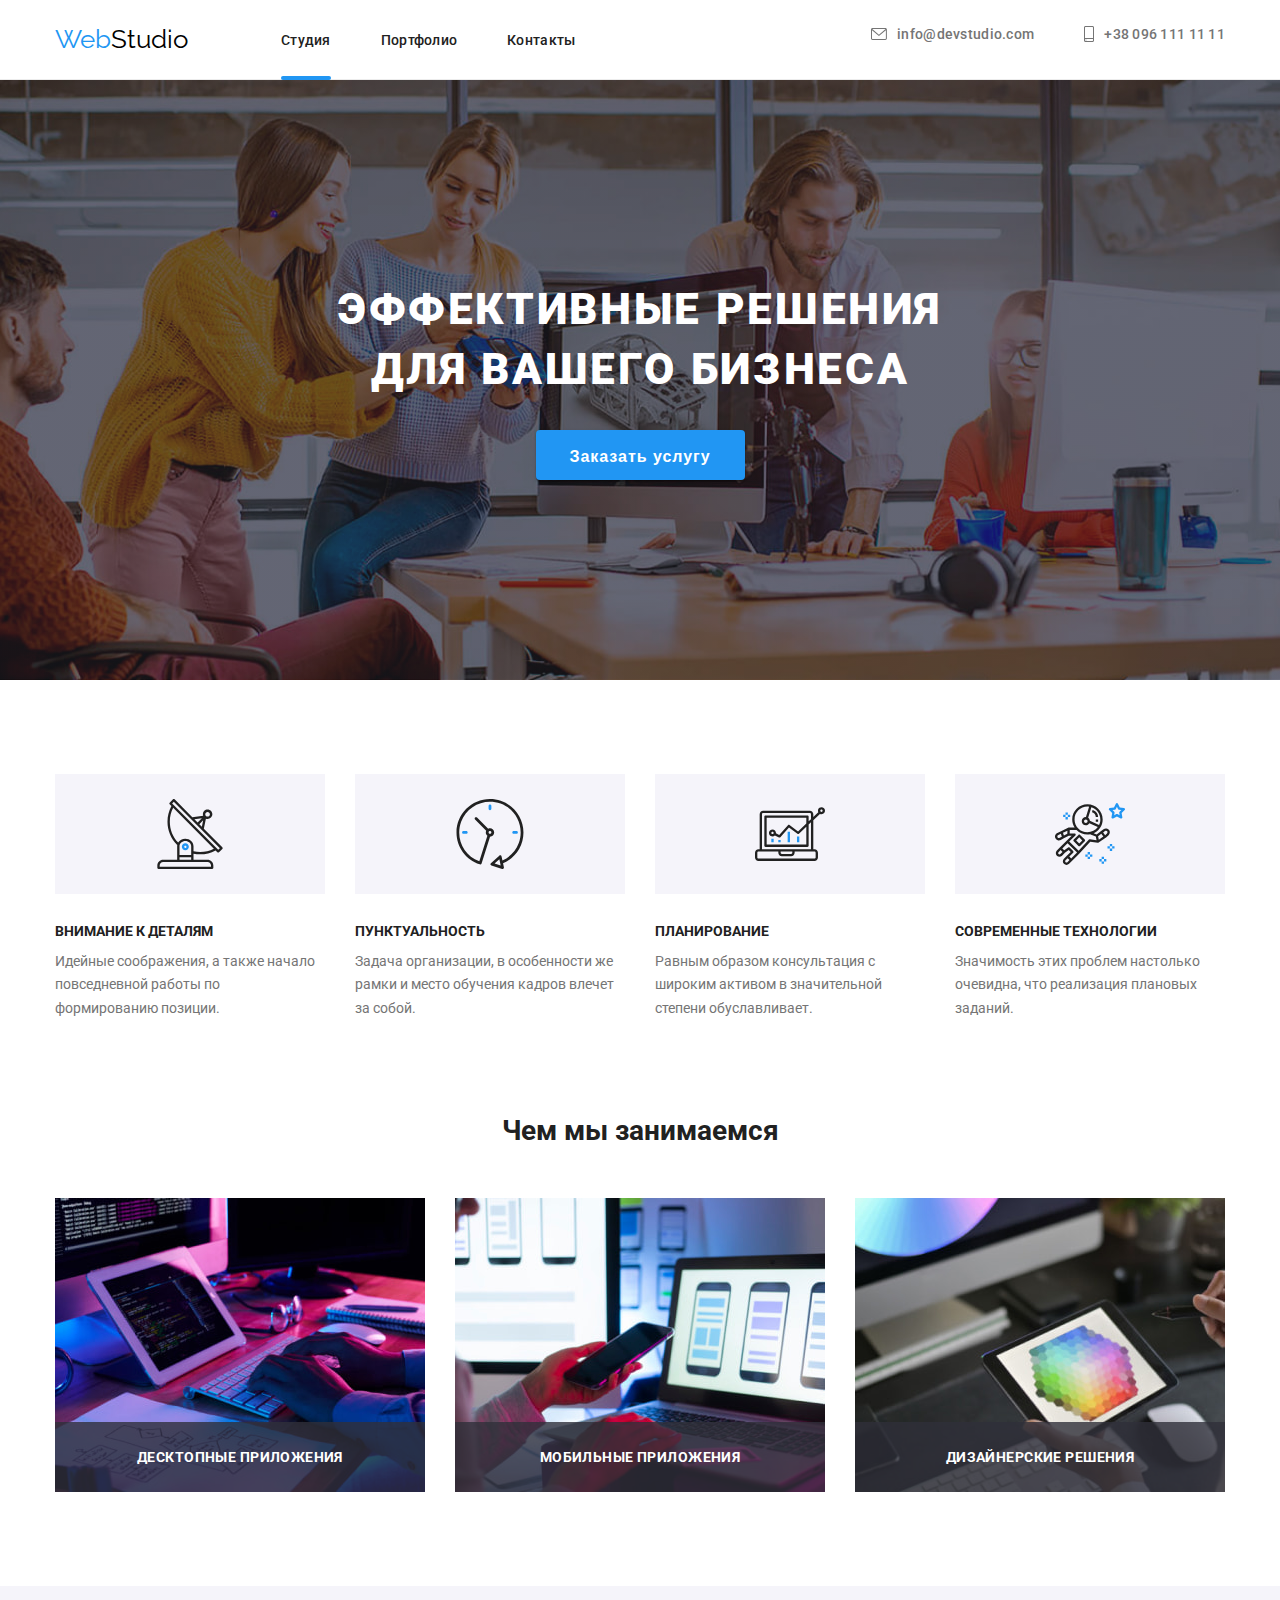
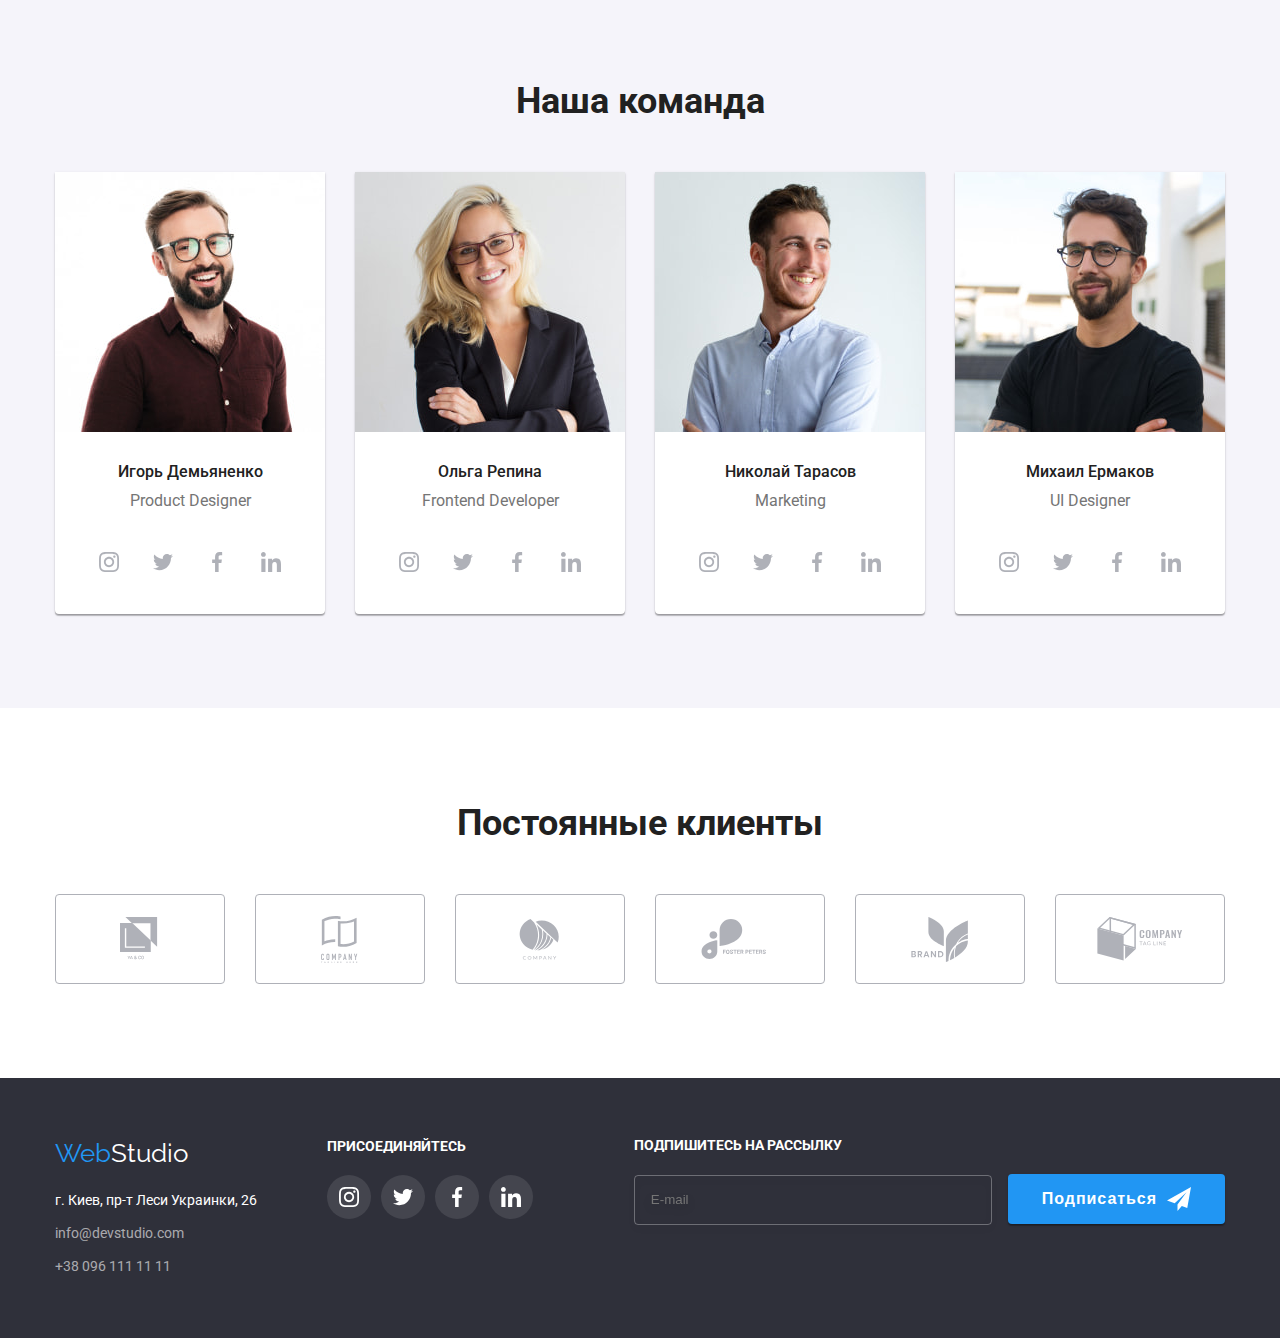
<file: index.html>
<!DOCTYPE html>
<html lang="ru">
  <head>
    <meta charset="UTF-8" />
    <meta http-equiv="X-UA-Compatible" content="IE=edge" />
    <meta name="viewport" content="width=device-width, initial-scale=1.0" />
    <title>Document</title>
    <link rel="preconnect" href="https://fonts.gstatic.com" />
    <link
      href="https://fonts.googleapis.com/css2?family=Raleway:wght@700&family=Roboto:wght@400;500;700;900&display=swap"
      rel="stylesheet"
    />
    <link
      rel="stylesheet"
      href="https://cdnjs.cloudflare.com/ajax/libs/modern-normalize/1.0.0/modern-normalize.min.css"
      integrity="sha512-ISS7cAi1PEhQ8jnbJpJZMd29NlhNj4AWYyLOSp2CE/CsHxTCu+r+t0D2yoJudVrd0/8fTVPUVDzY5Tvli75u/g=="
      crossorigin="anonymous"
    />
    <link rel="stylesheet" href="./css/main.min.css" />
  </head>
  <body>
    <header class="page-header">
      <div class="conteiner">
        <section class="main-nav">
          <nav class="site-nav">
            <a href="./index.html" class="logo"><span class="logo__accent">Web</span>Studio</a>
            <ul class="list site-nav__list">
              <li class="site-nav__item">
                <a href="./index.html" class="link site-nav__link site-nav__link--active">Студия</a>
              </li>
              <li class="site-nav__item"><a href="./portfolio.html" class="link site-nav__link">Портфолио</a></li>
              <li class="site-nav__item"><a href="" class="link site-nav__link">Контакты</a></li>
            </ul>
          </nav>
          <ul class="list auth-nav">
            <li class="auth-nav__item">
              <a href="mailto:info@devstudio.com" class="link auth-nav__link">
                <svg class="auth-nav__icon" width="16" height="12">
                  <use href="./images/icons.svg#icon-envelope"></use>
                </svg>
                info@devstudio.com
              </a>
            </li>
            <li class="auth-nav__item">
              <a href="tel:+380961111111" class="link auth-nav__link">
                <svg class="auth-nav__icon" width="10" height="16">
                  <use href="./images/icons.svg#icon-phone"></use>
                </svg>
                +38 096 111 11 11
              </a>
            </li>
          </ul>
          <button class="menu__btn" type="button" aria-controls="mobile-menu" data-menu-button>
            <svg class="menu-btn__icon" width="40" height="40" aria-label="Переключатель мобильного меню">
              <use class="menu-btn__icon-close" href="./images/icons.svg#icon-menu-close-btn"></use>
              <use class="menu-btn__icon-menu" href="./images/icons.svg#icon-menu-btn"></use>
            </svg>
          </button>
          <div class="mobile-menu" id="mobile-menu" data-menu>
            <ul class="list mobile-menu__list">
              <li class="mobile-menu__item">
                <a href="./index.html" class="link mobile-menu__link mobile-menu__link--active">Студия</a>
              </li>
              <li class="mobile-menu__item"><a href="./portfolio.html" class="link mobile-menu__link">Портфолио</a></li>
              <li class="mobile-menu__item"><a href="" class="link mobile-menu__link">Контакты</a></li>
            </ul>
            <div class="mobile-menu__wrap">
              <ul class="list mobile-menu__contacts">
                <li class="mobile-menu__item">
                  <a href="tel:+380961111111" class="link mobile-menu__contact-link mobile-menu__contact-link--accent">
                    +38 096 111 11 11
                  </a>
                </li>
                <li class="mobile-menu__item">
                  <a href="mailto:info@devstudio.com" class="link mobile-menu__contact-link"> info@devstudio.com </a>
                </li>
              </ul>
              <ul class="mobile-menu__socials">
                <li class="list mobile-menu__social-item">
                  <a href="" class="link mobile-menu__social-link" target="_blank" rel="noopener noreferrer"
                    >instagram</a
                  >
                </li>
                <li class="list mobile-menu__social-item">
                  <a href="" class="link mobile-menu__social-link" target="_blank" rel="noopener noreferrer">twitter</a>
                </li>
                <li class="list mobile-menu__social-item">
                  <a href="" class="link mobile-menu__social-link" target="_blank" rel="noopener noreferrer"
                    >facebook</a
                  >
                </li>
                <li class="list mobile-menu__social-item">
                  <a href="" class="link mobile-menu__social-link" target="_blank" rel="noopener noreferrer"
                    >linkedin</a
                  >
                </li>
              </ul>
            </div>
          </div>
        </section>
      </div>
    </header>
    <main>
      <section class="hero block block--bgc">
        <h1 class="hero__title">Эффективные решения<br />для вашего бизнеса</h1>
        <button type="button" class="button" data-modal-open>Заказать услугу</button>
      </section>
      <section class="section feature">
        <div class="conteiner">
          <ul class="list feature__list">
            <li class="feature__item">
              <div class="thumb">
                <svg class="feature__icons-svg">
                  <use href="./images/icons.svg#icon-antenna"></use>
                </svg>
              </div>
              <h3 class="feature__title">Внимание к деталям</h3>
              <p class="feature__text">
                Идейные соображения, а также начало повседневной работы по формированию позиции.
              </p>
            </li>
            <li class="feature__item">
              <div class="thumb">
                <svg class="feature__icons-svg">
                  <use href="./images/icons.svg#icon-clock"></use>
                </svg>
              </div>
              <h3 class="feature__title">Пунктуальность</h3>
              <p class="feature__text">
                Задача организации, в особенности же рамки и место обучения кадров влечет за собой.
              </p>
            </li>
            <li class="feature__item">
              <div class="thumb">
                <svg class="feature__icons-svg">
                  <use href="./images/icons.svg#icon-diagram"></use>
                </svg>
              </div>
              <h3 class="feature__title">Планирование</h3>
              <p class="feature__text">
                Равным образом консультация с широким активом в значительной степени обуславливает.
              </p>
            </li>
            <li class="feature__item">
              <div class="thumb">
                <svg class="feature__icons-svg">
                  <use href="./images/icons.svg#icon-astronaut"></use>
                </svg>
              </div>
              <h3 class="feature__title">Современные технологии</h3>
              <p class="feature__text">Значимость этих проблем настолько очевидна, что реализация плановых заданий.</p>
            </li>
          </ul>
        </div>
      </section>
      <section class="section work work__section">
        <div class="conteiner">
          <h2 class="work__title">Чем мы занимаемся</h2>
          <ul class="list work__list">
            <li class="item work__item">
              <a href="" class="work__link">
                <picture>
                  <source srcset="./images/work/img1_@1x.jpg 1x, ./images/work/img1_@2x.jpg 2x" type="image/jpeg" />
                  <img src="./images/img1.jpg" alt="Планшет с клавиатурой" />
                </picture>
                <div class="work__thumb">
                  <h3 class="work__subtitle">Десктопные приложения</h3>
                </div>
              </a>
            </li>
            <li class="item work__item">
              <a href="" class="work__link">
                <picture>
                  <source srcset="./images/work/img2_@1x.jpg 1x, ./images/work/img2_@2x.jpg 2x" type="image/jpeg" />
                  <img src="./images/img2.jpg" alt="Телефон и ноутбук" />
                </picture>
                <div class="work__thumb">
                  <h3 class="work__subtitle">Мобильные приложения</h3>
                </div>
              </a>
            </li>
            <li class="item work__item">
              <a href="" class="work__link">
                <picture>
                  <source srcset="./images/work/img3_@1x.jpg 1x, ./images/work/img3_@2x.jpg 2x" type="image/jpeg" />
                  <img src="./images/img3.jpg" alt="Планшет" />
                </picture>
                <div class="work__thumb">
                  <h3 class="work__subtitle">Дизайнерские решения</h3>
                </div>
              </a>
            </li>
          </ul>
        </div>
      </section>
      <section class="team section">
        <div class="conteiner">
          <h2 class="team__title">Наша команда</h2>
          <ul class="list team__list">
            <li class="team__item">
              <picture>
                <source
                  srcset="./images/team/desktop/img1_desktop@1x.jpg 1x, ./images/team/desktop/img1_desktop@2x.jpg 2x"
                  media="(min-width: 1200px)"
                  type="image/jpeg"
                />
                <source
                  srcset="./images/team/tablet/img1_tablet@1x.jpg 1x, ./images/team/tablet/img1_tablet@2x.jpg 2x"
                  media="(min-width: 768px)"
                  type="image/jpeg"
                />
                <source
                  srcset="./images/team/mobile/img1_mobile@1x.jpg 1x, ./images/team/mobile/img1_mobile@2x.jpg 2x"
                  media="(max-width: 767.98px)"
                  type="image/jpeg"
                />
                <img class="team__image" src="./images/photo1.jpg" alt="Игорь Демьяненко" />
              </picture>
              <div class="team__content">
                <h3 class="team__subtitle">Игорь Демьяненко</h3>
                <p class="team__text">Product Designer</p>
              </div>
              <ul class="social-icons social-icons__list">
                <li class="list social-icons__item">
                  <a href="" class="social-icons__link" target="_blank" rel="noopener noreferrer">
                    <svg class="social-icons__svg social-icons__svg--color">
                      <use href="./images/icons.svg#icon-instagram"></use>
                    </svg>
                  </a>
                </li>
                <li class="list social-icons__item">
                  <a href="" class="social-icons__link" target="_blank" rel="noopener noreferrer">
                    <svg class="social-icons__svg social-icons__svg--color">
                      <use href="./images/icons.svg#icon-twitter"></use>
                    </svg>
                  </a>
                </li>
                <li class="list social-icons__item">
                  <a href="" class="social-icons__link" target="_blank" rel="noopener noreferrer">
                    <svg class="social-icons__svg social-icons__svg--color">
                      <use href="./images/icons.svg#icon-facebook"></use>
                    </svg>
                  </a>
                </li>
                <li class="list social-icons__item">
                  <a href="" class="social-icons__link" target="_blank" rel="noopener noreferrer">
                    <svg class="social-icons__svg social-icons__svg--color">
                      <use href="./images/icons.svg#icon-linkedin"></use>
                    </svg>
                  </a>
                </li>
              </ul>
            </li>
            <li class="team__item">
              <picture>
                <source
                  srcset="./images/team/desktop/img2_desktop@1x.jpg 1x, ./images/team/desktop/img2_desktop@2x.jpg 2x"
                  media="(min-width: 1200px)"
                  type="image/jpeg"
                />
                <source
                  srcset="./images/team/tablet/img2_tablet@1x.jpg 1x, ./images/team/tablet/img2_tablet@2x.jpg 2x"
                  media="(min-width: 768px)"
                  type="image/jpeg"
                />
                <source
                  srcset="./images/team/mobile/img2_mobile@1x.jpg 1x, ./images/team/mobile/img2_mobile@2x.jpg 2x"
                  media="(max-width: 767.98px)"
                  type="image/jpeg"
                />
                <img class="team__image" src="./images/photo2.jpg" alt="Ольга Репина" />
              </picture>
              <div class="team__content">
                <h3 class="team__subtitle">Ольга Репина</h3>
                <p class="team__text">Frontend Developer</p>
              </div>
              <ul class="social-icons social-icons__list">
                <li class="list social-icons__item">
                  <a href="" class="social-icons__link" target="_blank" rel="noopener noreferrer">
                    <svg class="social-icons__svg social-icons__svg--color">
                      <use href="./images/icons.svg#icon-instagram"></use>
                    </svg>
                  </a>
                </li>
                <li class="list social-icons__item">
                  <a href="" class="social-icons__link" target="_blank" rel="noopener noreferrer">
                    <svg class="social-icons__svg social-icons__svg--color">
                      <use href="./images/icons.svg#icon-twitter"></use>
                    </svg>
                  </a>
                </li>
                <li class="list social-icons__item">
                  <a href="" class="social-icons__link" target="_blank" rel="noopener noreferrer">
                    <svg class="social-icons__svg social-icons__svg--color">
                      <use href="./images/icons.svg#icon-facebook"></use>
                    </svg>
                  </a>
                </li>
                <li class="list social-icons__item">
                  <a href="" class="social-icons__link" target="_blank" rel="noopener noreferrer">
                    <svg class="social-icons__svg social-icons__svg--color">
                      <use href="./images/icons.svg#icon-linkedin"></use>
                    </svg>
                  </a>
                </li>
              </ul>
            </li>
            <li class="team__item">
              <picture>
                <source
                  srcset="./images/team/desktop/img3_desktop@1x.jpg 1x, ./images/team/desktop/img3_desktop@2x.jpg 2x"
                  media="(min-width: 1200px)"
                  type="image/jpeg"
                />
                <source
                  srcset="./images/team/tablet/img3_tablet@1x.jpg 1x, ./images/team/tablet/img3_tablet@2x.jpg 2x"
                  media="(min-width: 768px)"
                  type="image/jpeg"
                />
                <source
                  srcset="./images/team/mobile/img3_mobile@1x.jpg 1x, ./images/team/mobile/img3_mobile@2x.jpg 2x"
                  media="(max-width: 767.98px)"
                  type="image/jpeg"
                />
                <img class="team__image" src="./images/photo3.jpg" alt="Николай Тарасов" />
              </picture>
              <div class="team__content">
                <h3 class="team__subtitle">Николай Тарасов</h3>
                <p class="team__text">Marketing</p>
              </div>
              <ul class="social-icons social-icons__list">
                <li class="list social-icons__item">
                  <a href="" class="social-icons__link" target="_blank" rel="noopener noreferrer">
                    <svg class="social-icons__svg social-icons__svg--color">
                      <use href="./images/icons.svg#icon-instagram"></use>
                    </svg>
                  </a>
                </li>
                <li class="list social-icons__item">
                  <a href="" class="social-icons__link" target="_blank" rel="noopener noreferrer">
                    <svg class="social-icons__svg social-icons__svg--color">
                      <use href="./images/icons.svg#icon-twitter"></use>
                    </svg>
                  </a>
                </li>
                <li class="list social-icons__item">
                  <a href="" class="social-icons__link" target="_blank" rel="noopener noreferrer">
                    <svg class="social-icons__svg social-icons__svg--color">
                      <use href="./images/icons.svg#icon-facebook"></use>
                    </svg>
                  </a>
                </li>
                <li class="list social-icons__item">
                  <a href="" class="social-icons__link" target="_blank" rel="noopener noreferrer">
                    <svg class="social-icons__svg social-icons__svg--color">
                      <use href="./images/icons.svg#icon-linkedin"></use>
                    </svg>
                  </a>
                </li>
              </ul>
            </li>
            <li class="team__item">
              <picture>
                <source
                  srcset="./images/team/desktop/img4_desktop@1x.jpg 1x, ./images/team/desktop/img4_desktop@2x.jpg 2x"
                  media="(min-width: 1200px)"
                  type="image/jpeg"
                />
                <source
                  srcset="./images/team/tablet/img4_tablet@1x.jpg 1x, ./images/team/tablet/img4_tablet@2x.jpg 2x"
                  media="(min-width: 768px)"
                  type="image/jpeg"
                />
                <source
                  srcset="./images/team/mobile/img4_mobile@1x.jpg 1x, ./images/team/mobile/img4_mobile@2x.jpg 2x"
                  media="(max-width: 767.98px)"
                  type="image/jpeg"
                />
                <img class="team__image" src="./images/photo4.jpg" alt="Михаил Ермаков" />
              </picture>
              <div class="team__content">
                <h3 class="team__subtitle">Михаил Ермаков</h3>
                <p class="team__text">UI Designer</p>
              </div>
              <ul class="social-icons social-icons__list">
                <li class="list social-icons__item">
                  <a href="" class="social-icons__link" target="_blank" rel="noopener noreferrer">
                    <svg class="social-icons__svg social-icons__svg--color">
                      <use href="./images/icons.svg#icon-instagram"></use>
                    </svg>
                  </a>
                </li>
                <li class="list social-icons__item">
                  <a href="" class="social-icons__link" target="_blank" rel="noopener noreferrer">
                    <svg class="social-icons__svg social-icons__svg--color">
                      <use href="./images/icons.svg#icon-twitter"></use>
                    </svg>
                  </a>
                </li>
                <li class="list social-icons__item">
                  <a href="" class="social-icons__link" target="_blank" rel="noopener noreferrer">
                    <svg class="social-icons__svg social-icons__svg--color">
                      <use href="./images/icons.svg#icon-facebook"></use>
                    </svg>
                  </a>
                </li>
                <li class="list social-icons__item">
                  <a href="" class="social-icons__link" target="_blank" rel="noopener noreferrer">
                    <svg class="social-icons__svg social-icons__svg--color">
                      <use href="./images/icons.svg#icon-linkedin"></use>
                    </svg>
                  </a>
                </li>
              </ul>
            </li>
          </ul>
        </div>
      </section>
      <section class="clients section">
        <div class="conteiner">
          <h2 class="clients__title">Постоянные клиенты</h2>
          <ul class="list clients__list">
            <li class="clients__item">
              <a href="" class="clients__link-svg">
                <svg class="clients__icon-svg" width="41" height="47">
                  <use href="./images/icons.svg#icon-logo1"></use>
                </svg>
              </a>
            </li>
            <li class="clients__item">
              <a href="" class="clients__link-svg">
                <svg class="clients__icon-svg" width="41" height="47">
                  <use href="./images/icons.svg#icon-logo2"></use>
                </svg>
              </a>
            </li>
            <li class="clients__item">
              <a href="" class="clients__link-svg">
                <svg class="clients__icon-svg" width="43" height="41">
                  <use href="./images/icons.svg#icon-logo3"></use>
                </svg>
              </a>
            </li>
            <li class="clients__item">
              <a href="" class="clients__link-svg">
                <svg class="clients__icon-svg" width="84" height="41">
                  <use href="./images/icons.svg#icon-logo4"></use>
                </svg>
              </a>
            </li>
            <li class="clients__item">
              <a href="" class="clients__link-svg">
                <svg class="clients__icon-svg" width="63" height="45">
                  <use href="./images/icons.svg#icon-logo5"></use>
                </svg>
              </a>
            </li>
            <li class="clients__item">
              <a href="" class="clients__link-svg">
                <svg class="clients__icon-svg" width="94" height="44">
                  <use href="./images/icons.svg#icon-logo6"></use>
                </svg>
              </a>
            </li>
          </ul>
        </div>
      </section>
    </main>
    <footer class="footer block block--bgc">
      <div class="conteiner flexbox">
        <div class="footer__contacts">
          <a href="./index.html" class="logo"
            ><span class="logo__accent">Web</span><span class="logo__accent-secondary">Studio</span></a
          >
          <address class="address">
            <p class="address__text">г. Киев, пр-т Леси Украинки, 26</p>
            <a href="mailto:info@devstudio.com" class="address__link">info@devstudio.com</a>
            <a href="tel:+380961111111" class="address__link">+38 096 111 11 11</a>
          </address>
        </div>
        <div class="footer__social-icons">
          <h2 class="footer__social-title">присоединяйтесь</h2>
          <ul class="social-icons social-icons__list">
            <li class="list social-icons__item">
              <a href="" class="social-icons__link social-icon__link--bg" target="_blank" rel="noopener noreferrer">
                <svg class="social-icons__svg social-icons__svg--color-secondary">
                  <use href="./images/icons.svg#icon-instagram"></use>
                </svg>
              </a>
            </li>
            <li class="list social-icons__item">
              <a href="" class="social-icons__link social-icon__link--bg" target="_blank" rel="noopener noreferrer">
                <svg class="social-icons__svg social-icons__svg--color-secondary">
                  <use href="./images/icons.svg#icon-twitter"></use>
                </svg>
              </a>
            </li>
            <li class="list social-icons__item">
              <a href="" class="social-icons__link social-icon__link--bg" target="_blank" rel="noopener noreferrer">
                <svg class="social-icons__svg social-icons__svg--color-secondary">
                  <use href="./images/icons.svg#icon-facebook"></use>
                </svg>
              </a>
            </li>
            <li class="list social-icons__item">
              <a href="" class="social-icons__link social-icon__link--bg" target="_blank" rel="noopener noreferrer">
                <svg class="social-icons__svg social-icons__svg--color-secondary">
                  <use href="./images/icons.svg#icon-linkedin"></use>
                </svg>
              </a>
            </li>
          </ul>
        </div>
        <form class="subscription">
          <label class="subscription__label">
            <b class="subscription__text">Подпишитесь на рассылку</b>
            <input class="subscription__input" type="email" name="email" placeholder="E-mail" required />
          </label>
          <button type="submit" class="button">
            Подписаться
            <svg class="subscription__icon-svg" width="24" height="24">
              <use href="./images/icons.svg#icon-icon-send"></use>
            </svg>
          </button>
        </form>
      </div>
    </footer>
    <div class="backdrop is-hidden" data-modal>
      <div class="modal">
        <button class="modal__button-close" data-modal-close>
          <svg class="modal__icon-svg" width="11" height="11">
            <use href="./images/icons.svg#icon-modal-x"></use>
          </svg>
        </button>
        <form class="form">
          <b class="form__title">Оставьте свои данные, мы вам перезвоним</b>
          <div class="form__field">
            <label for="user-name" class="form__ladel">Имя</label>
            <input type="text" name="user-name" id="user-name" class="form__input" />
            <svg class="form__svg" width="12" height="12">
              <use href="./images/icons.svg#icon-modal-person"></use>
            </svg>
          </div>
          <div class="form__field">
            <label for="tel" class="form__ladel">Телефон</label>
            <input type="tel" name="tel" id="tel" class="form__input" />
            <svg class="form__svg" width="12" height="12">
              <use href="./images/icons.svg#icon-modal-handset"></use>
            </svg>
          </div>
          <div class="form__field">
            <label for="email" class="form__ladel">Почта</label>
            <input type="email" name="email" id="email" class="form__input" />
            <svg class="form__svg" width="12" height="12">
              <use href="./images/icons.svg#icon-modal-email"></use>
            </svg>
          </div>
          <div class="form__field comment">
            <label for="comment" class="form__ladel">Комментарий</label>
            <textarea
              name="feedback"
              rows="5"
              id="comment"
              placeholder="Введите текст"
              class="form__textarea"
            ></textarea>
          </div>
          <label class="checkbox__label">
            <input class="checkbox__input visually-hidden" type="checkbox" name="agreement" />
            <span class="checkbox__icon"></span>
            Соглашаюсь с рассылкой и принимаю&nbsp;
            <a href="" class="checkbox__link">Условия договора</a>
          </label>
          <button type="submit" class="button button__modal">Отправить</button>
        </form>
      </div>
    </div>
    <script src="./js/modal.js"></script>
    <script src="./js/mobile-menu.js"></script>
  </body>
</html>
</file>
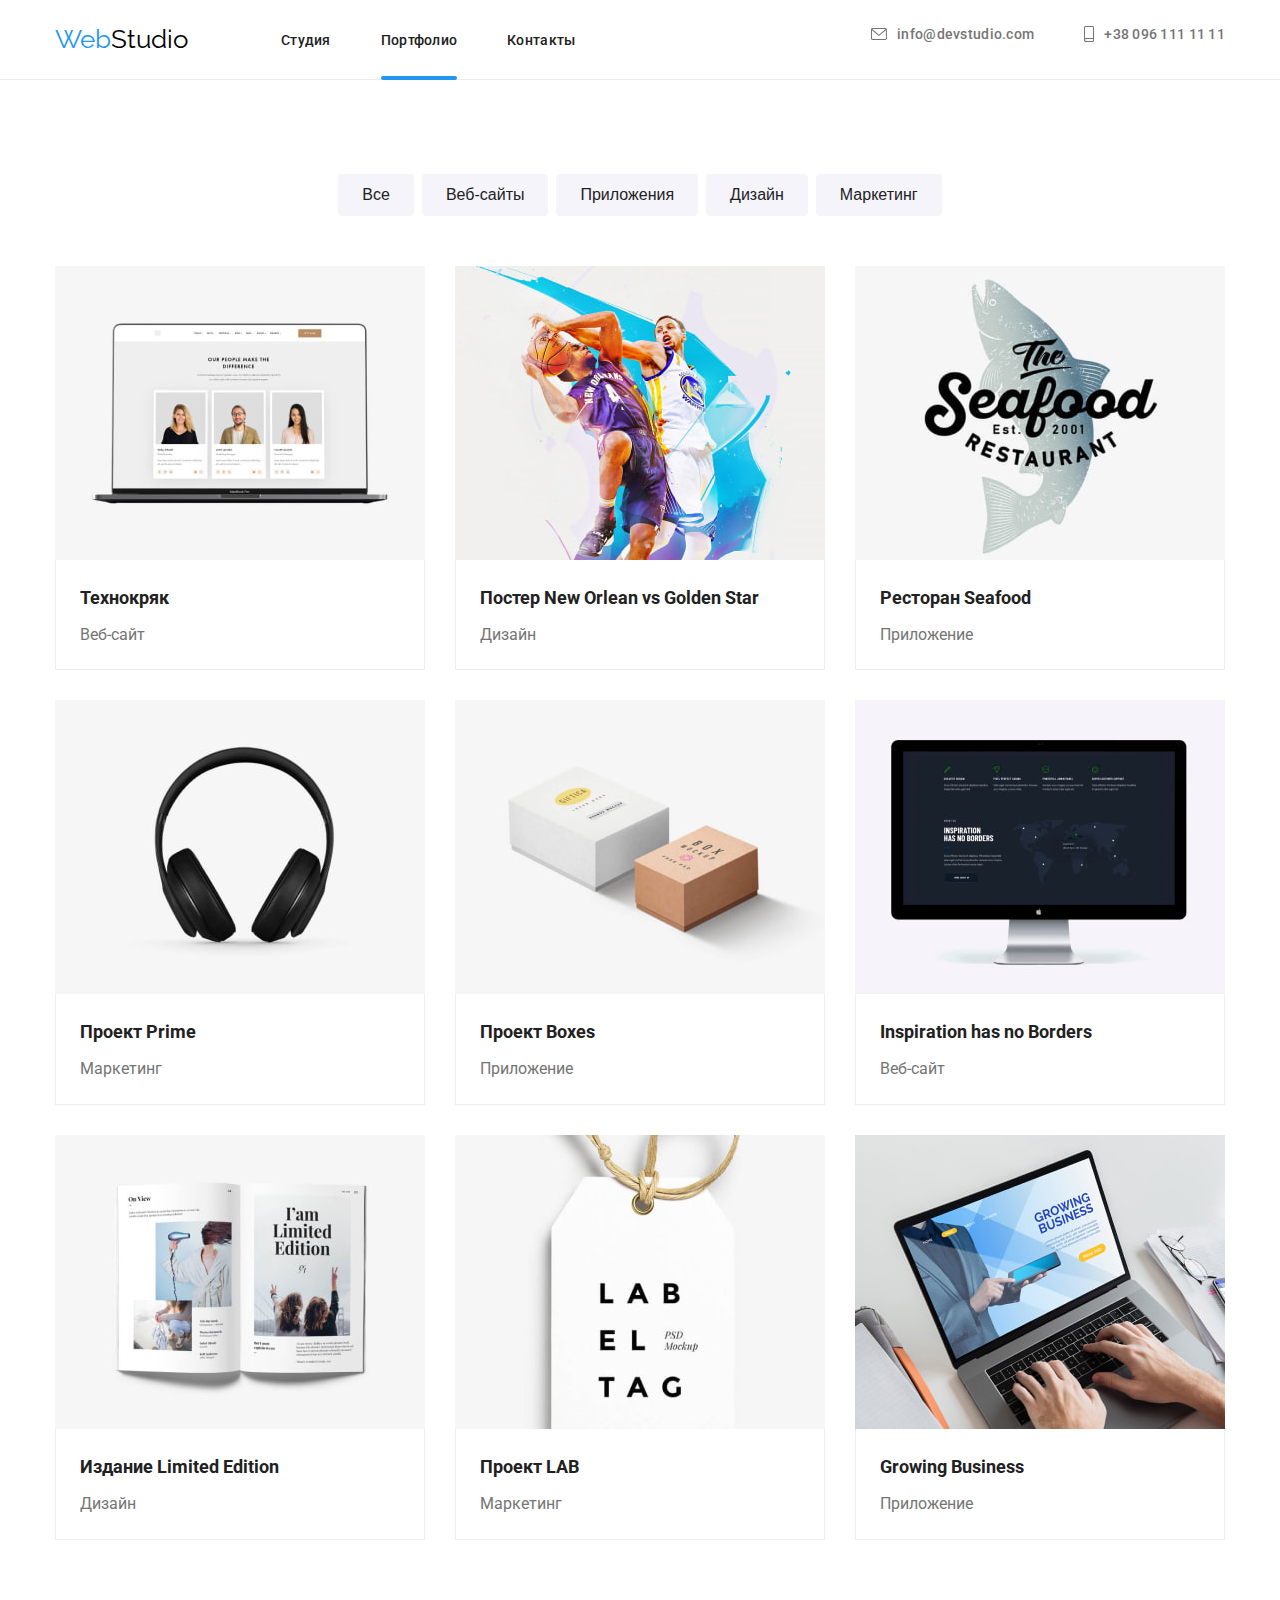
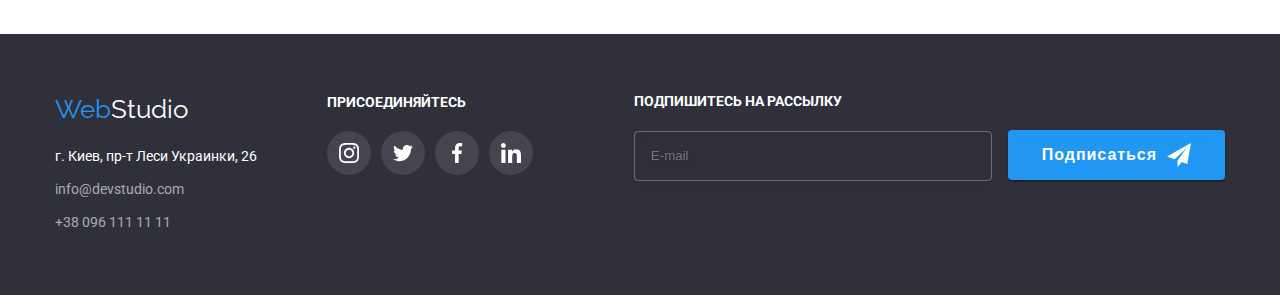
<file: portfolio.html>
<!DOCTYPE html>
<html lang="ru">
  <head>
    <meta charset="UTF-8" />
    <meta http-equiv="X-UA-Compatible" content="IE=edge" />
    <meta name="viewport" content="width=device-width, initial-scale=1.0" />
    <title>Document</title>
    <link rel="preconnect" href="https://fonts.gstatic.com" />
    <link
      href="https://fonts.googleapis.com/css2?family=Raleway:wght@700&family=Roboto:wght@400;500;700;900&display=swap"
      rel="stylesheet"
    />
    <link
      rel="stylesheet"
      href="https://cdnjs.cloudflare.com/ajax/libs/modern-normalize/1.0.0/modern-normalize.min.css"
      integrity="sha512-ISS7cAi1PEhQ8jnbJpJZMd29NlhNj4AWYyLOSp2CE/CsHxTCu+r+t0D2yoJudVrd0/8fTVPUVDzY5Tvli75u/g=="
      crossorigin="anonymous"
    />
    <link rel="stylesheet" href="./css/main.min.css" />
  </head>
  <body>
    <header class="page-header">
      <div class="conteiner">
        <section class="main-nav">
          <nav class="site-nav">
            <a href="./index.html" class="logo"><span class="logo__accent">Web</span>Studio</a>
            <ul class="list site-nav__list">
              <li class="site-nav__item">
                <a href="./index.html" class="link site-nav__link">Студия</a>
              </li>
              <li class="site-nav__item">
                <a href="./portfolio.html" class="link site-nav__link site-nav__link--active">Портфолио</a>
              </li>
              <li class="site-nav__item"><a href="" class="link site-nav__link">Контакты</a></li>
            </ul>
          </nav>
          <ul class="list auth-nav page-header__auth-nav">
            <li class="auth-nav__item">
              <a href="mailto:info@devstudio.com" class="link auth-nav__link">
                <svg class="auth-nav__icon" width="16" height="12">
                  <use href="./images/icons.svg#icon-envelope"></use>
                </svg>
                info@devstudio.com
              </a>
            </li>
            <li class="auth-nav__item">
              <a href="tel:+380961111111" class="link auth-nav__link">
                <svg class="auth-nav__icon" width="10" height="16">
                  <use href="./images/icons.svg#icon-phone"></use>
                </svg>
                +38 096 111 11 11
              </a>
            </li>
          </ul>
          <button class="menu__btn" type="button" aria-controls="mobile-menu" data-menu-button>
            <svg class="menu-btn__icon" width="40" height="40" aria-label="Переключатель мобильного меню">
              <use class="menu-btn__icon-close" href="./images/icons.svg#icon-menu-close-btn"></use>
              <use class="menu-btn__icon-menu" href="./images/icons.svg#icon-menu-btn"></use>
            </svg>
          </button>
          <div class="mobile-menu" id="mobile-menu" data-menu>
            <ul class="list mobile-menu__list">
              <li class="mobile-menu__item">
                <a href="./index.html" class="link mobile-menu__link">Студия</a>
              </li>
              <li class="mobile-menu__item">
                <a href="./portfolio.html" class="link mobile-menu__link mobile-menu__link--active">Портфолио</a>
              </li>
              <li class="mobile-menu__item"><a href="" class="link mobile-menu__link">Контакты</a></li>
            </ul>
            <div class="mobile-menu__wrap">
              <ul class="list mobile-menu__contacts">
                <li class="mobile-menu__item">
                  <a href="tel:+380961111111" class="link mobile-menu__contact-link mobile-menu__contact-link--accent">
                    +38 096 111 11 11
                  </a>
                </li>
                <li class="mobile-menu__item">
                  <a href="mailto:info@devstudio.com" class="link mobile-menu__contact-link"> info@devstudio.com </a>
                </li>
              </ul>
              <ul class="mobile-menu__socials">
                <li class="list mobile-menu__social-item">
                  <a href="" class="link mobile-menu__social-link" target="_blank" rel="noopener noreferrer"
                    >instagram</a
                  >
                </li>
                <li class="list mobile-menu__social-item">
                  <a href="" class="link mobile-menu__social-link" target="_blank" rel="noopener noreferrer">twitter</a>
                </li>
                <li class="list mobile-menu__social-item">
                  <a href="" class="link mobile-menu__social-link" target="_blank" rel="noopener noreferrer"
                    >facebook</a
                  >
                </li>
                <li class="list mobile-menu__social-item">
                  <a href="" class="link mobile-menu__social-link" target="_blank" rel="noopener noreferrer"
                    >linkedin</a
                  >
                </li>
              </ul>
            </div>
          </div>
        </section>
      </div>
    </header>
    <main>
      <section class="section">
        <h1 class="visually-hidden">Портфолио</h1>
        <div class="conteiner">
          <ul class="list filter filter__list">
            <li class="filter__item"><button type="button" class="button__secondary">Все</button></li>
            <li class="filter__item"><button type="button" class="button__secondary">Веб-сайты</button></li>
            <li class="filter__item"><button type="button" class="button__secondary">Приложения</button></li>
            <li class="filter__item"><button type="button" class="button__secondary">Дизайн</button></li>
            <li class="filter__item"><button type="button" class="button__secondary">Маркетинг</button></li>
          </ul>
          <h2 class="visually-hidden">Наши проекты</h2>
          <ul class="list project">
            <li class="project__item">
              <article class="card">
                <a href="" class="card__link">
                  <div class="card__thumb">
                    <div class="card__image">
                      <picture>
                        <source
                          srcset="
                            ./images/portfolio/gallery/desktop/product1_desktop@1x.jpg,
                            ./images/portfolio/gallery/desktop/product1_desktop@2x.jpg
                          "
                          media="(min-width: 1200px)"
                          type="image/jpeg"
                        />
                        <source
                          srcset="
                            ./images/portfolio/gallery/tablet/product1_tablet@1x.jpg,
                            ./images/portfolio/gallery/tablet/product1_tablet@2x.jpg
                          "
                          media="(min-width: 768px)"
                          type="image/jpeg"
                        />
                        <source
                          srcset="
                            ./images/portfolio/gallery/mobile/product1_mobile@1x.jpg,
                            ./images/portfolio/gallery/mobile/product1_mobile@2x.jpg
                          "
                          media="(max-width: 767.98px)"
                          type="image/jpeg"
                        />
                        <img src="./images/portfolio/img1.jpg" alt="Открытый ноутбук" />
                      </picture>
                    </div>
                    <div class="card-action">
                      <p class="card-action__text">
                        Технокряк это современная площадка распространения коронавируса. Компании используют эту
                        платформу для цифрового шпионажа и атак на защищённые сервера конкурентов.
                      </p>
                    </div>
                  </div>
                  <div class="card__content">
                    <h3 class="card__subtitle">Технокряк</h3>
                    <p class="card__text">Веб-сайт</p>
                  </div>
                </a>
              </article>
            </li>
            <li class="project__item">
              <article class="card">
                <a href="" class="card__link">
                  <div class="card__thumb">
                    <div class="card__image">
                      <picture>
                        <source
                          srcset="
                            ./images/portfolio/gallery/desktop/product2_desktop@1x.jpg,
                            ./images/portfolio/gallery/desktop/product2_desktop@2x.jpg
                          "
                          media="(min-width: 1200px)"
                          type="image/jpeg"
                        />
                        <source
                          srcset="
                            ./images/portfolio/gallery/tablet/product2_tablet@1x.jpg,
                            ./images/portfolio/gallery/tablet/product2_tablet@2x.jpg
                          "
                          media="(min-width: 768px)"
                          type="image/jpeg"
                        />
                        <source
                          srcset="
                            ./images/portfolio/gallery/mobile/product2_mobile@1x.jpg,
                            ./images/portfolio/gallery/mobile/product2_mobile@2x.jpg
                          "
                          media="(max-width: 767.98px)"
                          type="image/jpeg"
                        />
                        <img src="./images/portfolio/img2.jpg" alt="Постер НБА" />
                      </picture>
                    </div>
                    <div class="card-action">
                      <p class="card-action__text">
                        Технокряк это современная площадка распространения коронавируса. Компании используют эту
                        платформу для цифрового шпионажа и атак на защищённые сервера конкурентов.
                      </p>
                    </div>
                  </div>
                  <div class="card__content">
                    <h3 class="card__subtitle">Постер New Orlean vs Golden Star</h3>
                    <p class="card__text">Дизайн</p>
                  </div>
                </a>
              </article>
            </li>
            <li class="project__item">
              <article class="card">
                <a href="" class="card__link">
                  <div class="card__thumb">
                    <div class="card__image">
                      <picture>
                        <source
                          srcset="
                            ./images/portfolio/gallery/desktop/product3_desktop@1x.jpg,
                            ./images/portfolio/gallery/desktop/product3_desktop@2x.jpg
                          "
                          media="(min-width: 1200px)"
                          type="image/jpeg"
                        />
                        <source
                          srcset="
                            ./images/portfolio/gallery/tablet/product3_tablet@1x.jpg,
                            ./images/portfolio/gallery/tablet/product3_tablet@2x.jpg
                          "
                          media="(min-width: 768px)"
                          type="image/jpeg"
                        />
                        <source
                          srcset="
                            ./images/portfolio/gallery/mobile/product3_mobile@1x.jpg,
                            ./images/portfolio/gallery/mobile/product3_mobile@2x.jpg
                          "
                          media="(max-width: 767.98px)"
                          type="image/jpeg"
                        />
                        <img src="./images/portfolio/img3.jpg" alt="Логотип ресторана" />
                      </picture>
                    </div>
                    <div class="card-action">
                      <p class="card-action__text">
                        Технокряк это современная площадка распространения коронавируса. Компании используют эту
                        платформу для цифрового шпионажа и атак на защищённые сервера конкурентов.
                      </p>
                    </div>
                  </div>
                  <div class="card__content">
                    <h3 class="card__subtitle">Ресторан Seafood</h3>
                    <p class="card__text">Приложение</p>
                  </div>
                </a>
              </article>
            </li>
            <li class="project__item">
              <article class="card">
                <a href="" class="card__link">
                  <div class="card__thumb">
                    <div class="card__image">
                      <picture>
                        <source
                          srcset="
                            ./images/portfolio/gallery/desktop/product4_desktop@1x.jpg,
                            ./images/portfolio/gallery/desktop/product4_desktop@2x.jpg
                          "
                          media="(min-width: 1200px)"
                          type="image/jpeg"
                        />
                        <source
                          srcset="
                            ./images/portfolio/gallery/tablet/product4_tablet@1x.jpg,
                            ./images/portfolio/gallery/tablet/product4_tablet@2x.jpg
                          "
                          media="(min-width: 768px)"
                          type="image/jpeg"
                        />
                        <source
                          srcset="
                            ./images/portfolio/gallery/mobile/product4_mobile@1x.jpg,
                            ./images/portfolio/gallery/mobile/product4_mobile@2x.jpg
                          "
                          media="(max-width: 767.98px)"
                          type="image/jpeg"
                        />
                        <img src="./images/portfolio/img4.jpg" alt="Наушники" />
                      </picture>
                    </div>
                    <div class="card-action">
                      <p class="card-action__text">
                        Технокряк это современная площадка распространения коронавируса. Компании используют эту
                        платформу для цифрового шпионажа и атак на защищённые сервера конкурентов.
                      </p>
                    </div>
                  </div>
                  <div class="card__content">
                    <h3 class="card__subtitle">Проект Prime</h3>
                    <p class="card__text">Маркетинг</p>
                  </div>
                </a>
              </article>
            </li>
            <li class="project__item">
              <article class="card">
                <a href="" class="card__link">
                  <div class="card__thumb">
                    <div class="card__image">
                      <picture>
                        <source
                          srcset="
                            ./images/portfolio/gallery/desktop/product5_desktop@1x.jpg,
                            ./images/portfolio/gallery/desktop/product5_desktop@2x.jpg
                          "
                          media="(min-width: 1200px)"
                          type="image/jpeg"
                        />
                        <source
                          srcset="
                            ./images/portfolio/gallery/tablet/product5_tablet@1x.jpg,
                            ./images/portfolio/gallery/tablet/product5_tablet@2x.jpg
                          "
                          media="(min-width: 768px)"
                          type="image/jpeg"
                        />
                        <source
                          srcset="
                            ./images/portfolio/gallery/mobile/product5_mobile@1x.jpg,
                            ./images/portfolio/gallery/mobile/product5_mobile@2x.jpg
                          "
                          media="(max-width: 767.98px)"
                          type="image/jpeg"
                        />
                        <img src="./images/portfolio/img5.jpg" alt="Две коробки" />
                      </picture>
                    </div>
                    <div class="card-action">
                      <p class="card-action__text">
                        Технокряк это современная площадка распространения коронавируса. Компании используют эту
                        платформу для цифрового шпионажа и атак на защищённые сервера конкурентов.
                      </p>
                    </div>
                  </div>
                  <div class="card__content">
                    <h3 class="card__subtitle">Проект Boxes</h3>
                    <p class="card__text">Приложение</p>
                  </div>
                </a>
              </article>
            </li>
            <li class="project__item">
              <article class="card">
                <a href="" class="card__link">
                  <div class="card__thumb">
                    <div class="card__image">
                      <picture>
                        <source
                          srcset="
                            ./images/portfolio/gallery/desktop/product6_desktop@1x.jpg,
                            ./images/portfolio/gallery/desktop/product6_desktop@2x.jpg
                          "
                          media="(min-width: 1200px)"
                          type="image/jpeg"
                        />
                        <source
                          srcset="
                            ./images/portfolio/gallery/tablet/product6_tablet@1x.jpg,
                            ./images/portfolio/gallery/tablet/product6_tablet@2x.jpg
                          "
                          media="(min-width: 768px)"
                          type="image/jpeg"
                        />
                        <source
                          srcset="
                            ./images/portfolio/gallery/mobile/product6_mobile@1x.jpg,
                            ./images/portfolio/gallery/mobile/product6_mobile@2x.jpg
                          "
                          media="(max-width: 767.98px)"
                          type="image/jpeg"
                        />
                        <img src="./images/portfolio/img6.jpg" alt="Монитор" />
                      </picture>
                    </div>
                    <div class="card-action">
                      <p class="card-action__text">
                        Технокряк это современная площадка распространения коронавируса. Компании используют эту
                        платформу для цифрового шпионажа и атак на защищённые сервера конкурентов.
                      </p>
                    </div>
                  </div>
                  <div class="card__content">
                    <h3 class="card__subtitle">Inspiration has no Borders</h3>
                    <p class="card__text">Веб-сайт</p>
                  </div>
                </a>
              </article>
            </li>
            <li class="project__item">
              <article class="card">
                <a href="" class="card__link">
                  <div class="card__thumb">
                    <div class="card__image">
                      <picture>
                        <source
                          srcset="
                            ./images/portfolio/gallery/desktop/product7_desktop@1x.jpg,
                            ./images/portfolio/gallery/desktop/product7_desktop@2x.jpg
                          "
                          media="(min-width: 1200px)"
                          type="image/jpeg"
                        />
                        <source
                          srcset="
                            ./images/portfolio/gallery/tablet/product7_tablet@1x.jpg,
                            ./images/portfolio/gallery/tablet/product7_tablet@2x.jpg
                          "
                          media="(min-width: 768px)"
                          type="image/jpeg"
                        />
                        <source
                          srcset="
                            ./images/portfolio/gallery/mobile/product7_mobile@1x.jpg,
                            ./images/portfolio/gallery/mobile/product7_mobile@2x.jpg
                          "
                          media="(max-width: 767.98px)"
                          type="image/jpeg"
                        />
                        <img src="./images/portfolio/img7.jpg" alt="Открытая книга" />
                      </picture>
                    </div>
                    <div class="card-action">
                      <p class="card-action__text">
                        Технокряк это современная площадка распространения коронавируса. Компании используют эту
                        платформу для цифрового шпионажа и атак на защищённые сервера конкурентов.
                      </p>
                    </div>
                  </div>
                  <div class="card__content">
                    <h3 class="card__subtitle">Издание Limited Edition</h3>
                    <p class="card__text">Дизайн</p>
                  </div>
                </a>
              </article>
            </li>
            <li class="project__item">
              <article class="card">
                <a href="" class="card__link">
                  <div class="card__thumb">
                    <div class="card__image">
                      <picture>
                        <source
                          srcset="
                            ./images/portfolio/gallery/desktop/product8_desktop@1x.jpg,
                            ./images/portfolio/gallery/desktop/product8_desktop@2x.jpg
                          "
                          media="(min-width: 1200px)"
                          type="image/jpeg"
                        />
                        <source
                          srcset="
                            ./images/portfolio/gallery/tablet/product8_tablet@1x.jpg,
                            ./images/portfolio/gallery/tablet/product8_tablet@2x.jpg
                          "
                          media="(min-width: 768px)"
                          type="image/jpeg"
                        />
                        <source
                          srcset="
                            ./images/portfolio/gallery/mobile/product8_mobile@1x.jpg,
                            ./images/portfolio/gallery/mobile/product8_mobile@2x.jpg
                          "
                          media="(max-width: 767.98px)"
                          type="image/jpeg"
                        />
                        <img src="./images/portfolio/img8.jpg" alt="Лейба с надписью" />
                      </picture>
                    </div>
                    <div class="card-action">
                      <p class="card-action__text">
                        Технокряк это современная площадка распространения коронавируса. Компании используют эту
                        платформу для цифрового шпионажа и атак на защищённые сервера конкурентов.
                      </p>
                    </div>
                  </div>
                  <div class="card__content">
                    <h3 class="card__subtitle">Проект LAB</h3>
                    <p class="card__text">Маркетинг</p>
                  </div>
                </a>
              </article>
            </li>
            <li class="project__item">
              <article class="card card">
                <a href="" class="card__link">
                  <div class="card__thumb">
                    <div class="card__image">
                      <picture>
                        <source
                          srcset="
                            ./images/portfolio/gallery/desktop/product9_desktop@1x.jpg,
                            ./images/portfolio/gallery/desktop/product9_desktop@2x.jpg
                          "
                          media="(min-width: 1200px)"
                          type="image/jpeg"
                        />
                        <source
                          srcset="
                            ./images/portfolio/gallery/tablet/product9_tablet@1x.jpg,
                            ./images/portfolio/gallery/tablet/product9_tablet@2x.jpg
                          "
                          media="(min-width: 768px)"
                          type="image/jpeg"
                        />
                        <source
                          srcset="
                            ./images/portfolio/gallery/mobile/product9_mobile@1x.jpg,
                            ./images/portfolio/gallery/mobile/product9_mobile@2x.jpg
                          "
                          media="(max-width: 767.98px)"
                          type="image/jpeg"
                        />
                        <img src="./images/portfolio/img9.jpg" alt="Работа за ноутбуком" />
                      </picture>
                    </div>
                    <div class="card-action">
                      <p class="card-action__text">
                        Технокряк это современная площадка распространения коронавируса. Компании используют эту
                        платформу для цифрового шпионажа и атак на защищённые сервера конкурентов.
                      </p>
                    </div>
                  </div>
                  <div class="card__content">
                    <h3 class="card__subtitle">Growing Business</h3>
                    <p class="card__text">Приложение</p>
                  </div>
                </a>
              </article>
            </li>
          </ul>
        </div>
      </section>
    </main>
    <footer class="footer block block--bgc">
      <div class="conteiner flexbox">
        <div class="footer__contacts">
          <a href="./index.html" class="logo"
            ><span class="logo__accent">Web</span><span class="logo__accent-secondary">Studio</span></a
          >
          <address class="address">
            <p class="address__text">г. Киев, пр-т Леси Украинки, 26</p>
            <a href="mailto:info@devstudio.com" class="address__link">info@devstudio.com</a>
            <a href="tel:+380961111111" class="address__link">+38 096 111 11 11</a>
          </address>
        </div>
        <div class="footer__social-icons">
          <h2 class="footer__social-title">присоединяйтесь</h2>
          <ul class="social-icons social-icons__list">
            <li class="list social-icons__item">
              <a href="" class="social-icons__link social-icon__link--bg" target="_blank" rel="noopener noreferrer">
                <svg class="social-icons__svg social-icons__svg--color-secondary">
                  <use href="./images/icons.svg#icon-instagram"></use>
                </svg>
              </a>
            </li>
            <li class="list social-icons__item">
              <a href="" class="social-icons__link social-icon__link--bg" target="_blank" rel="noopener noreferrer">
                <svg class="social-icons__svg social-icons__svg--color-secondary">
                  <use href="./images/icons.svg#icon-twitter"></use>
                </svg>
              </a>
            </li>
            <li class="list social-icons__item">
              <a href="" class="social-icons__link social-icon__link--bg" target="_blank" rel="noopener noreferrer">
                <svg class="social-icons__svg social-icons__svg--color-secondary">
                  <use href="./images/icons.svg#icon-facebook"></use>
                </svg>
              </a>
            </li>
            <li class="list social-icons__item">
              <a href="" class="social-icons__link social-icon__link--bg" target="_blank" rel="noopener noreferrer">
                <svg class="social-icons__svg social-icons__svg--color-secondary">
                  <use href="./images/icons.svg#icon-linkedin"></use>
                </svg>
              </a>
            </li>
          </ul>
        </div>
        <form class="subscription">
          <label>
            <b class="subscription__text">Подпишитесь на рассылку</b>
            <input class="subscription__input" type="email" name="email" placeholder="E-mail" required />
          </label>
          <button type="submit" class="button">
            Подписаться
            <svg class="subscription__icon-svg" width="24" height="24">
              <use href="./images/icons.svg#icon-icon-send"></use>
            </svg>
          </button>
        </form>
      </div>
    </footer>
    <script src="./js/mobile-menu.js"></script>
  </body>
</html>
</file>
<file: css/main.min.css>
:root{--primari-text-color: #757575;--secondary-text-color: rgba(255, 255, 255, 0.6);--title-text-color: #000000;--subtitle-text-color: #212121;--accent-color: #2196f3;--premari-white-color: #ffffff;--secondary-bg-color: #f5f4fa;--dark-bg-color: #2f303a;--project-indent: 30px;--border-color: #ececec;--border-card__content: #eeeeee;--color-icons: #afb1b8;--footer-social-icons-bg-color: rgba(255, 255, 255, 0.1);--backdrop-bg: rgba(0, 0, 0, 0.2);--actions-bg: rgba(33, 150, 243, 0.9);--form-border-color: rgba(33, 33, 33, 0.2);--bg-hero-owerlay: rgba(47, 48, 58, 0.4);--main-font: 'Roboto', sans-serif;--logo-font: 'Raleway', sans-serif;--duration: 250ms;--timing-function: cubic-bezier(0.4, 0, 0.2, 1)}html{box-sizing:border-box}*,*::before,*::after{box-sizing:inherit}h1,h2,h3,h4,h5,h6,p{margin-top:0}body{margin:0;background-color:var(--premari-white-color);color:var(--primari-text-color);font-family:var(--main-font);letter-spacing:0, 03em}.visually-hidden{position:absolute;width:1px;height:1px;margin:-1px;border:0;padding:0;clip:rect(0 0 0 0);overflow:hidden}.logo,.link,.address__text,.address__link,.card__link{text-decoration:none}.list{padding-left:0;margin:0;list-style:none}img{display:block;max-width:100%;height:auto}textarea{resize:none}@media screen and (min-width: 768px){.flexbox{display:flex;flex-wrap:wrap;justify-content:space-around}}.conteiner{width:100%;padding:0 15px;margin:0 auto}@media screen and (min-width: 480px){.conteiner{width:480px}}@media screen and (min-width: 768px){.conteiner{width:768px}}@media screen and (min-width: 1200px){.conteiner{width:1200px}}.page-header{border-bottom:1px solid #ececec;padding-top:16px;padding-bottom:16px}@media screen and (min-width: 768px){.page-header{padding-top:24px;padding-bottom:24px}}.section{padding-top:94px;padding-bottom:94px}@media screen and (max-width: 1199.98px){.section{padding-top:60px;padding-bottom:60px}}.block--bgc{background-color:var(--dark-bg-color)}.main-nav{display:flex;align-items:center}.site-nav{display:flex;align-items:center}.site-nav__list{display:none}@media screen and (min-width: 768px){.site-nav__list{display:flex;margin-left:93px}}.site-nav__item:not(:last-child){margin-right:50px}.site-nav__link{position:relative;color:var(--subtitle-text-color);font-weight:500;font-size:14px;line-height:1.14;letter-spacing:0.02em;transition:color var(--duration) var(--timing-function)}.site-nav__link:hover,.site-nav__link:focus{color:var(--accent-color)}.site-nav__link::after{content:'';display:block;position:absolute;bottom:-28px;width:100%;height:4px;border-radius:2px;background-color:var(--accent-color);opacity:0}@media screen and (min-width: 1200px){.site-nav__link::after{bottom:-32px}}.site-nav__link--active::after{opacity:1}.auth-nav{display:none}@media screen and (min-width: 768px){.auth-nav{display:flex;flex-wrap:wrap}}@media screen and (min-width: 1200px){.auth-nav{margin-left:auto}}@media screen and (min-width: 768px) and (max-width: 1199.98px){.auth-nav__item{margin-left:84px}}@media screen and (min-width: 768px) and (max-width: 1299.98px){.auth-nav__item:not(:last-child){margin-bottom:10px}}@media screen and (min-width: 1200px){.auth-nav__item:not(:last-child){margin-right:50px}}.auth-nav__link{display:flex;align-items:center;transition:color var(--duration) var(--timing-function);font-weight:500;font-size:12px;line-height:1.17;letter-spacing:0.02em;color:var(--primari-text-color)}@media screen and (min-width: 1200px){.auth-nav__link{font-size:14px;line-height:1.17}}.auth-nav__link:hover,.auth-nav__link:focus{color:var(--accent-color)}.auth-nav__icon{fill:currentColor;margin-right:10px}.hero{padding-top:118px;padding-bottom:118px;max-width:1600px;max-height:400px;margin-right:auto;margin-left:auto;text-align:center;background-image:linear-gradient(var(--bg-hero-owerlay), var(--bg-hero-owerlay)),url("../images/hero/mobile/hero_mobile@1x.jpg");background-repeat:no-repeat;background-position:center;background-size:cover}@media screen and (min-width: 1200px){.hero{padding-top:200px;padding-bottom:200px;max-height:600px}}@media screen and (min-device-pixel-ratio: 2), screen and (min-resolution: 192dpi), screen and (min-resolution: 2dppx){.hero{background-image:linear-gradient(var(--bg-hero-owerlay), var(--bg-hero-owerlay)),url("../images/hero/mobile/hero_mobile@2x.jpg")}}@media screen and (min-width: 768px){.hero{background-image:linear-gradient(var(--bg-hero-owerlay), var(--bg-hero-owerlay)),url("../images/hero/tablet/hero_tablet@1x.jpg")}}@media screen and (min-width: 768px) and (min-device-pixel-ratio: 2), screen and (min-width: 768px) and (min-resolution: 192dpi), screen and (min-width: 768px) and (min-resolution: 2dppx){.hero{background-image:linear-gradient(var(--bg-hero-owerlay), var(--bg-hero-owerlay)),url("../images/hero/tablet/hero_tablet@2x.jpg")}}@media screen and (min-width: 1200px){.hero{background-image:linear-gradient(var(--bg-hero-owerlay), var(--bg-hero-owerlay)),url("../images/hero/desktop/hero_desktop@1x.jpg")}}@media screen and (min-width: 1200px) and (min-device-pixel-ratio: 2), screen and (min-width: 1200px) and (min-resolution: 192dpi), screen and (min-width: 1200px) and (min-resolution: 2dppx){.hero{background-image:linear-gradient(var(--bg-hero-owerlay), var(--bg-hero-owerlay)),url("../images/hero/desktop/hero_desktop@2x.jpg")}}.hero__title{margin-bottom:30px;color:var(--premari-white-color);font-weight:900;font-size:26px;line-height:1.61;letter-spacing:0.06em;text-transform:uppercase}@media screen and (min-width: 1200px){.hero__title{font-size:44px;line-height:1.36}}.thumb{display:flex;align-items:center;justify-content:center;margin-bottom:30px;height:120px;background-color:var(--secondary-bg-color)}.feature__icons-svg{display:flex;margin-left:auto;margin-right:auto;width:70px;height:70px}@media screen and (min-width: 768px){.feature__list{display:flex;flex-wrap:wrap;margin:-15px}}@media screen and (min-width: 1200px){.feature__list{margin:-15px}}.feature__item{min-width:270px}@media screen and (min-width: 768px){.feature__item{width:calc((100% - 2 * 30px) / 2);margin:15px}}@media screen and (min-width: 1200px){.feature__item{width:calc((100% - 4 * 30px) / 4);margin:15px}}@media screen and (max-width: 767.98px){.feature__item:not(:last-child){margin-bottom:30px}}.feature__title{margin-bottom:10px;color:var(--subtitle-text-color);font-size:14px;line-height:1.14;text-transform:uppercase}@media screen and (max-width: 479.98px){.feature__title{text-align:center}}.feature__text{margin-bottom:0;font-size:14px;line-height:1.7}.work{display:flex}.work__section{padding-top:0}@media screen and (max-width: 1199.98px){.work__section{display:none}}.work__list{display:flex}.work__title{margin-bottom:50px}.work__list .item:not(:last-child){margin-right:30px}.work__item{position:relative}.work__thumb{display:flex;justify-content:center;align-items:center;position:absolute;bottom:0;width:100%;height:70px;background-color:rgba(47,48,58,0.8)}.work__subtitle{margin-bottom:0;display:flex;position:absolute;color:var(--premari-white-color);font-weight:700;font-size:14px;line-height:1.15;letter-spacing:0.03em;text-transform:uppercase}.form__textarea{font-size:12px;line-height:1.17;letter-spacing:0.01em;color:rgba(117,117,117,0.5)}.subscription__input{font-style:16px;line-height:1.25;color:var(--secondary-text-color)}.work__title,.team__title,.clients__title{color:var(--subtitle-text-color);font-size:28px;line-height:1.17;text-align:center}.team{background-color:var(--secondary-bg-color)}.team__title{margin-bottom:30px}@media screen and (min-width: 1200px){.team__title{font-size:36px;margin-bottom:50px}}@media screen and (min-width: 768px){.team__list{display:flex;flex-wrap:wrap;margin:-15px}}@media screen and (min-width: 1200px){.team__list{margin:-15px}}.team__item{min-width:270px;text-align:center;padding-bottom:30px;background:var(--premari-white-color);box-shadow:0px 1px 3px rgba(0,0,0,0.12),0px 1px 1px rgba(0,0,0,0.14),0px 2px 1px rgba(0,0,0,0.2);border-radius:0px 0px 4px 4px}@media screen and (min-width: 768px){.team__item{width:calc((100% - 2 * 30px) / 2);margin:15px}}@media screen and (min-width: 1200px){.team__item{width:calc((100% - 4 * 30px) / 4);margin:15px}}@media screen and (max-width: 767px){.team__item:not(:last-child){margin-bottom:30px}}@media screen and (max-width: 767px){.team__image{margin-left:auto;margin-right:auto}}.team__content{padding-top:30px;padding-bottom:30px}.team__subtitle{margin-bottom:10px;color:var(--subtitle-text-color);font-weight:500;font-size:16px;line-height:1.2;text-align:center}.team__text{margin-bottom:0;font-size:16px;line-height:1.19;text-align:center}.clients__title{margin-bottom:30px}@media screen and (min-width: 1200px){.clients__title{margin-bottom:50px;font-size:36px}}.clients__list{display:flex;flex-wrap:wrap;margin:-15px}.clients__item{width:calc((100% - 2 * 30px) / 2);margin:15px}@media screen and (min-width: 768px){.clients__item{width:calc((100% - 3 * 30px) / 3)}}@media screen and (min-width: 1200px){.clients__item{width:calc((100% - 6 * 30px) / 6)}}.clients__link-svg{display:flex;align-items:center;justify-content:center;min-width:170px;height:90px;border:1px solid var(--color-icons);border-radius:4px;transition:border var(--duration) var(--timing-function)}.clients__link-svg:hover,.clients__link-svg:focus{border-color:var(--accent-color)}.clients__icon-svg{fill:var(--color-icons);transition:fill var(--duration) var(--timing-function)}.clients__link-svg:hover .clients__icon-svg,.clients__link-svg:focus .clients__icon-svg{fill:var(--accent-color)}.footer{padding-top:60px;padding-bottom:60px}@media screen and (max-width: 1199.98px){.footer{text-align:center}}@media screen and (max-width: 767.98px){.footer__contacts{margin-bottom:60px}}@media screen and (max-width: 767.98px){.footer__social-icons{margin-bottom:60px}}@media screen and (min-width: 1200px){.footer__social-icons{margin-left:70px}}.footer__social-title{text-transform:uppercase;font-weight:700;font-size:14px;line-height:1.17;margin-bottom:20px;color:var(--premari-white-color)}@media screen and (min-width: 768px) and (max-width: 1199.98px){.subscription{display:flex;flex-direction:column}}@media screen and (max-width: 1199.98px){.subscription{display:flex;flex-direction:column;align-items:center;margin-top:60px}}@media screen and (min-width: 1200px){.subscription{margin-left:auto}}@media screen and (max-width: 1199.98px){.subscription__label{width:100%;text-align:center}}.subscription__text{display:block;margin-bottom:20px;font-size:14px;line-height:1.14;text-transform:uppercase;color:var(--premari-white-color)}.subscription__input{display:inline-block;padding-left:16px;padding-right:16px;min-width:450px;min-height:50px;color:var(--primary-white-color);background-color:inherit;border:1px solid rgba(255,255,255,0.3);filter:drop-shadow(0px 4px 4px rgba(0,0,0,0.15));border-radius:4px}@media screen and (max-width: 1199.98px){.subscription__input{margin-bottom:20px}}@media screen and (max-width: 767.98px){.subscription__input{min-width:100%}}@media screen and (min-width: 1200px){.subscription__input{min-width:358px}}.subscription>.button{display:inline-flex;align-items:center;justify-content:center}@media screen and (min-width: 768px) and (max-width: 1199.98px){.subscription>.button{margin-left:auto;margin-right:auto}}@media screen and (min-width: 1200px){.subscription>.button{margin-left:12px}}.subscription__icon-svg{margin-left:10px;fill:var(--premari-white-color)}.filter__list{margin-bottom:40px;display:flex;flex-wrap:wrap}@media screen and (max-width: 767.98px){.filter__list{margin-top:-15px}}@media screen and (min-width: 768px){.filter__list{margin-bottom:30px;justify-content:center}}@media screen and (min-width: 1200px){.filter__list{margin-bottom:50px}}@media screen and (max-width: 767.98px){.filter__item{margin-top:15px}}.filter__item:not(:last-child){margin-right:8px}.project{margin-left:calc(-1 * var(--project-indent));margin-bottom:calc(-1 * var(--project-indent))}@media screen and (min-width: 768px){.project{display:flex;flex-wrap:wrap}}.project__item{margin-left:var(--project-indent);margin-bottom:var(--project-indent)}@media screen and (min-width: 768px){.project__item{width:calc((100% - 2 * var(--project-indent)) / 2)}}@media screen and (min-width: 1200px){.project__item{width:calc((100% - 3 * var(--project-indent)) / 3)}}.logo{color:var(--title-text-color);font-family:var(--logo-font);font-size:24px;line-height:1.17}@media screen and (min-width: 1200px){.logo{font-size:26px;line-height:1.19}}.logo__accent{color:var(--accent-color)}.logo__accent-secondary{color:var(--premari-white-color)}.mobile-menu{display:none;position:fixed;top:0;left:0;width:100%;height:100vh;padding:48px 40px;z-index:99;transition:transform var(--duration) var(--timing-function);background-color:var(--premari-white-color);box-shadow:0px 4px 8px rgba(0,0,0,0.04),0px 2px 4px rgba(0,0,0,0.08),0px 1px 3px rgba(0,0,0,0.16)}.mobile-menu.is-open{display:flex;flex-direction:column;justify-content:space-between}@media screen and (min-width: 768px){.mobile-menu.is-open{display:none}}.mobile-menu__item:not(:last-child){margin-bottom:32px}.mobile-menu__link{font-weight:500;font-size:40px;line-height:1.17;letter-spacing:0.02em;color:var(--subtitle-text-color);transition:color var(--duration) var(--timing-function)}.mobile-menu__link:hover,.mobile-menu__link:focus{color:var(--accent-color)}.mobile-menu__link--active{color:var(--accent-color)}.mobile-menu__contacts{margin-bottom:64px}.mobile-menu__contact-link{font-weight:500;font-size:24px;line-height:1.17;letter-spacing:0.02em;color:var(--primari-text-color);transform:color var(--duration) font-size var(--timing-function)}.mobile-menu__contact-link--accent{font-size:34px;line-height:40px;color:var(--accent-color)}.mobile-menu__socials{display:flex;flex-wrap:wrap;padding-left:0}.mobile-menu__social-item:not(:last-child){margin-right:10px;border-right:1px solid rgba(33,33,33,0.2)}.mobile-menu__social-link{margin-right:10px;font-weight:500;font-size:18px;line-height:1.22;letter-spacing:0.02em;color:var(--accent-color)}.menu__btn{display:inline-flex;width:40px;height:40px;margin-left:auto;padding:0;z-index:100;background-color:transparent;border:none;cursor:pointer;fill:var(--subtitle-text-color)}@media screen and (min-width: 768px){.menu__btn{display:none}}.menu__btn:hover,.menu__btn:focus{fill:var(--accent-color);transition:fill var(--duration) var(--timing-function)}.is-open .menu-btn__icon-menu{display:none}.menu-btn__icon-close{display:none}.is-open .menu-btn__icon-close{display:block}.button{text-align:center;padding:10px 32px;min-width:200px;height:50px;border-radius:4px;border-color:transparent;box-shadow:0px 1px 3px rgba(0,0,0,0.12),0px 1px 1px rgba(0,0,0,0.14),0px 2px 1px rgba(0,0,0,0.2);border-color:transparent;color:var(--premari-white-color);background-color:var(--accent-color);font-weight:700;font-size:16px;line-height:1.88;letter-spacing:0.06em;cursor:pointer}.button__secondary{padding:6px 22px;min-width:73px;border-radius:4px;color:var(--subtitle-text-color);background-color:var(--secondary-bg-color);border-color:transparent;font-weight:500;font-size:16px;line-height:1.6;transition:color var(--duration) var(--timing-function),background-color var(--duration) var(--timing-function),box-shadow var(--duration) var(--timing-function)}.button__secondary:hover,.button__secondary:focus{color:var(--premari-white-color);background-color:var(--accent-color);box-shadow:0px 3px 1px rgba(0,0,0,0.1),0px 1px 2px rgba(0,0,0,0.08),0px 2px 2px rgba(0,0,0,0.12)}.social-icons{display:flex;align-items:center;justify-content:center}.social-icons__list{margin-top:0;margin-bottom:0;padding-left:0}.social-icons__item:not(:last-child){margin-right:10px}.social-icons__link{display:flex;align-items:center;justify-content:center;width:44px;height:44px;border-radius:50%;background-color:var(--premari-white-color);transition:background-color var(--duration) var(--timing-function)}.social-icons__link:hover,.social-icons__link:focus{background-color:var(--accent-color)}.social-icons__svg{display:flex;width:20px;height:20px;transition:fill var(--duration) var(--timing-function)}.social-icons__link:hover .social-icons__svg,.social-icons__link:focus .social-icons__svg{fill:var(--premari-white-color)}.social-icons__svg--color{fill:var(--color-icons)}.social-icons__svg--color-secondary{fill:var(--premari-white-color)}.social-icon__link--bg{background-color:var(--footer-social-icons-bg-color)}.backdrop{position:fixed;top:0;left:0;width:100%;height:100%;background-color:var(--backdrop-bg);opacity:1;transition:opacity var(--duration) var(--timing-function)}.backdrop.is-hidden{opacity:0;visibility:hidden;pointer-events:none}.backdrop.is-hidden .modal{transform:translate(-50%, -50%) scale(0.7);transition:transform var(--duration) var(--timing-function)}.modal{position:absolute;min-width:450px;min-height:609px;background-color:var(--premari-white-color);top:50%;left:50%;transform:translate(-50%, -50%) scale(1);transition:transform var(--duration) var(--timing-function)}@media screen and (min-width: 1200px){.modal{max-width:528px;max-height:581px}}.modal__button-close{position:absolute;top:8px;right:8px;width:30px;height:30px;border-radius:50%;border:1px solid rgba(0,0,0,0.1);background-color:var(--premari-white-color);cursor:pointer}.modal__button-close:hover,.modal__button-close:focus{fill:var(--accent-color)}.modal__icon-svg{width:11px;height:11px;transition:fill var(--duration) var(--timing-function)}.form{margin-left:auto;margin-right:auto;padding:40px}.form__title{display:block;margin-bottom:12px;text-align:center;font-style:700;font-size:20px;line-height:1.5;letter-spacing:0.03em;color:var(--subtitle-text-color)}@media screen and (min-width: 1200px){.form__title{font-size:20px;line-height:1.15}}.form__field{position:relative;display:flex;flex-direction:column;margin-bottom:10px}.form__field.comment{margin-bottom:20px}.form__ladel{margin-bottom:4px;font-size:12px;line-height:1.17;letter-spacing:0.01em}.form__input{height:40px;padding-top:12px;padding-right:12px;padding-bottom:12px;padding-left:42px;border:1px solid var(--form-border-color);border-radius:4px;transition:border-color var(--duration) var(--timing-function);cursor:pointer}.form__input:hover,.form__input:focus{border-color:var(--accent-color)}.form__svg{position:absolute;top:55%;left:15px;transition:fill var(--duration) var(--timing-function)}.form__input:hover ~ .form__svg,.form__input:focus ~ .form__svg{fill:var(--accent-color)}.form__textarea{height:120px;padding:12px 16px;font-size:14px;line-height:1.17;letter-spacing:0.01em;border:1px solid var(--form-border-color);border-radius:4px;transition:border-color var(--duration) var(--timing-function);cursor:pointer}@media screen and (min-width: 1200px){.form__textarea{font-size:12px;line-height:1.17}}.form__textarea:hover,.form__textarea:focus{border-color:var(--accent-color)}.checkbox__label{display:flex;align-items:center;margin-top:20px;margin-left:12px;margin-bottom:30px;font-size:12px;line-height:1.17}@media screen and (min-width: 1200px){.checkbox__label{font-size:14px;line-height:1.71}}.checkbox__icon{width:16px;height:15px;margin-right:8px;border:1px solid var(--title-text-color);border-radius:2px;transition:background-color var(--duration) var(--timing-function),border-color var(--duration) var(--timing-function)}.checkbox__input:checked+.checkbox__icon{background-color:var(--accent-color);border-color:var(--accent-color);background-image:url(../images/modal-check.svg);background-size:contain}.checkbox__link{color:var(--accent-color)}.button__modal{display:block;margin-right:auto;margin-left:auto}.card__link{display:block;transition:box-shadow var(--duration) var(--timing-function)}.card__link:hover,.card__link:focus{border:1px solid var(--primary-white-color);box-shadow:0px 1px 1px rgba(0,0,0,0.12),0px 4px 4px rgba(0,0,0,0.06),1px 4px 6px rgba(0,0,0,0.16)}.card__thumb{position:relative;overflow:hidden}.card-action{position:absolute;bottom:0;padding:63px 24px;width:100%;height:100%;background-color:var(--actions-bg);transform:translateY(100%);transition:transform var(--duration) var(--timing-function)}.card:hover .card-action,.card:focus .card-action{opacity:1;transform:translateY(0)}.card-action__text{margin-bottom:0;font-size:18px;line-height:1.56;color:var(--premari-white-color)}.card__content{padding:20px 24px;border-right:1px solid var(--border-card__content);border-bottom:1px solid var(--border-card__content);border-left:1px solid var(--border-card__content)}.card__subtitle{margin-bottom:4px;color:var(--subtitle-text-color);font-size:18px;line-height:2;letter-spacing:0, 06em}.card__text{margin-bottom:0;color:var(--primari-text-color);font-size:16px;line-height:1.87}.address{font-style:inherit}.address__text{margin-top:20px;margin-bottom:9px;color:var(--premari-white-color);font-size:14px;line-height:1.7}.address__link{display:block;color:var(--secondary-text-color);font-size:14px;line-height:1.7;transition:color var(--duration) var(--timing-function)}.address__link:hover,.address__link:focus{color:var(--accent-color)}.address__link:not(:last-child){margin-bottom:9px}
/*# sourceMappingURL=main.min.css.map */
</file>
